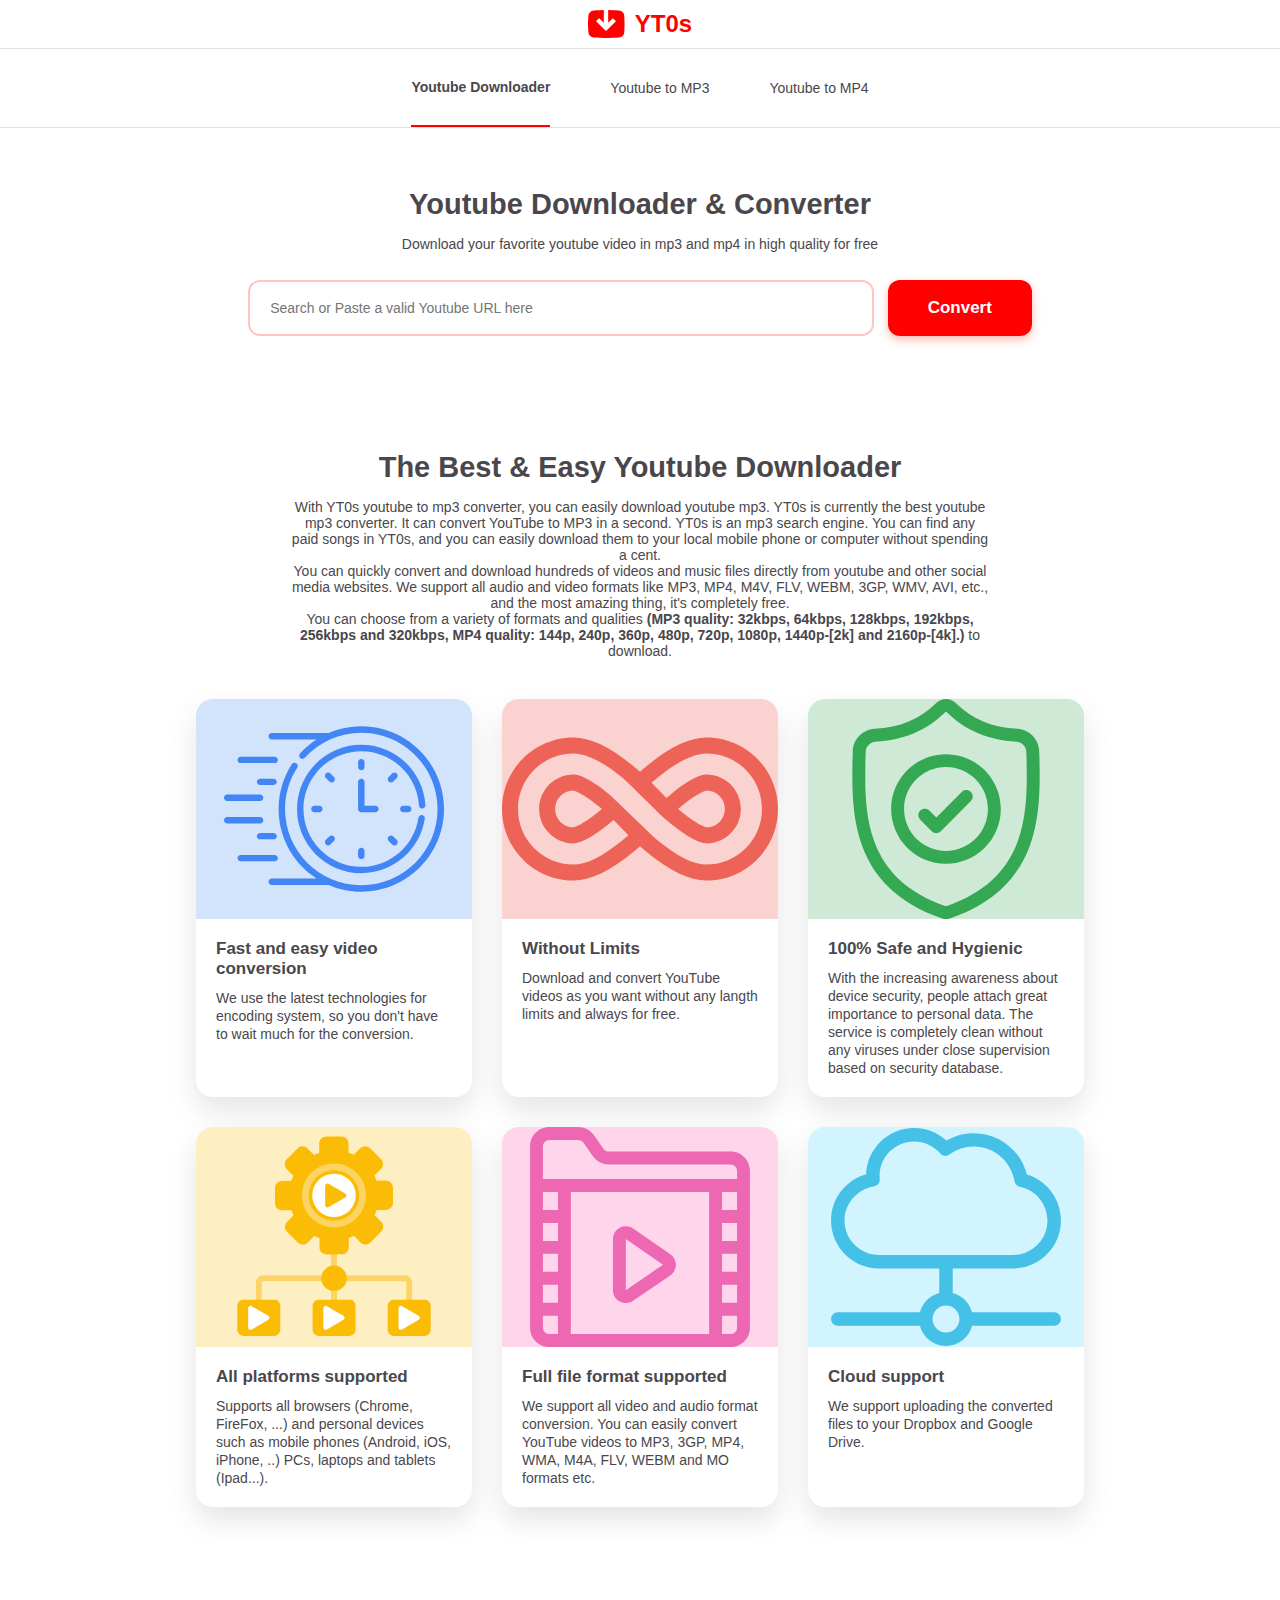
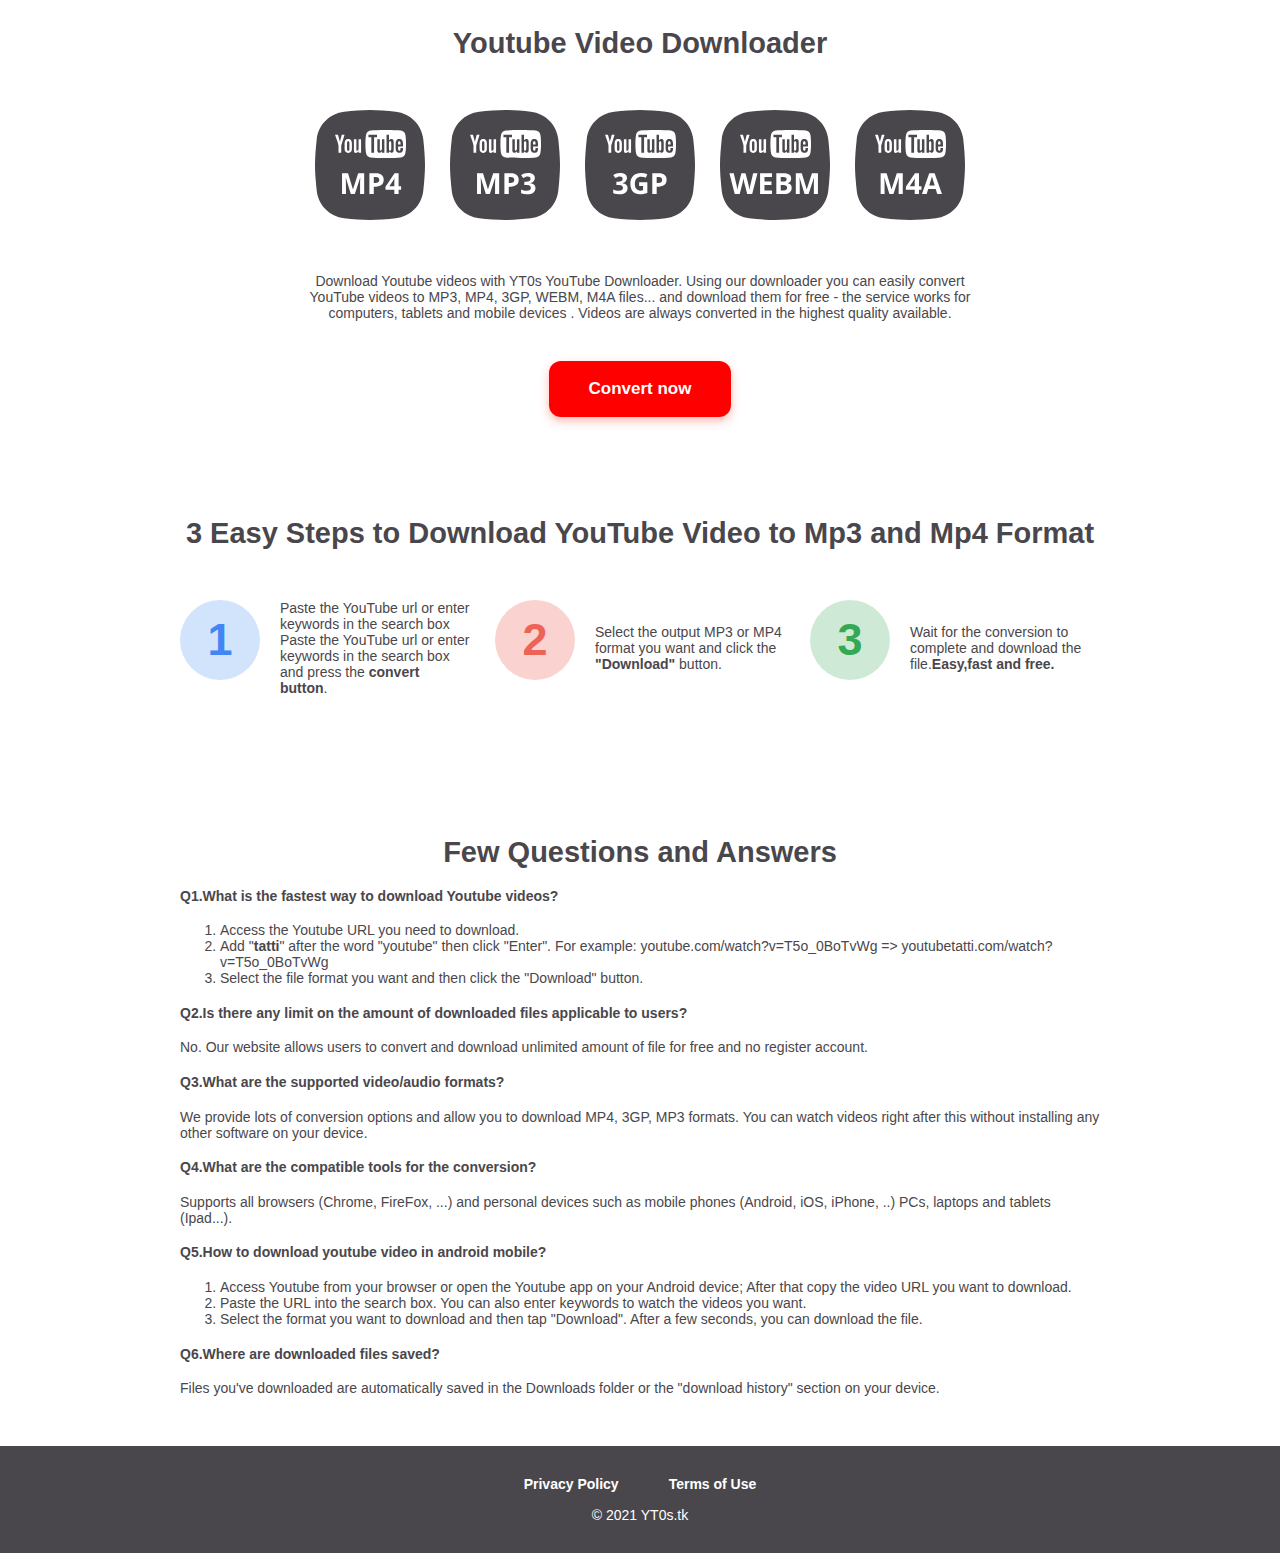
<file: index.html>
<!DOCTYPE html>
<html lang="en"><head>
    <title>Youtube Downloader | Online Youtube Video Converter | YT0s</title>
    <meta name="description" content="Convert and download your favorite Youtube videos to MP3 (audio) and MP4 (video) for free with our Youtube Downloader tools. The downloading is very quick and easy, just wait a few seconds for the file to be ready on your device.">
    <link rel="canonical" href="https://YT0s.tk">
    <meta http-equiv="content-type" content="text/html; charset=UTF-8">
    <meta name="viewport" content="width=device-width, initial-scale=1, maximum-scale=1">
    <meta http-equiv="X-UA-Compatible" content="IE=edge">
    <meta name="robots" content="index, follow">
    <meta property="og:title" content="Youtube Downloader | Online Youtube Video Converter | YT0s">
    <meta property="og:description" content="Convert and download your favorite Youtube videos to MP3 (audio) and MP4 (video) for free with our Youtube Downloader tools. The downloading is very quick and easy, just wait a few seconds for the file to be ready on your device.">
    <meta property="og:image" content="/img/logo.svg">
    <link rel="icon" type="image/png" href="/img/favicon.png">
    <link rel="apple-touch-icon-precomposed" sizes="57x57" href="/img/apple-touch-icon-57x57.png">
    <link rel="apple-touch-icon-precomposed" sizes="114x114" href="/img/apple-touch-icon-114x114.png">
    <link rel="apple-touch-icon-precomposed" sizes="72x72" href="/img/apple-touch-icon-72x72.png">
    <link rel="apple-touch-icon-precomposed" sizes="144x144" href="/img/apple-touch-icon-144x144.png">
    <link rel="apple-touch-icon-precomposed" sizes="60x60" href="/img/apple-touch-icon-60x60.png">
    <link rel="apple-touch-icon-precomposed" sizes="120x120" href="/img/apple-touch-icon-120x120.png">
    <link rel="apple-touch-icon-precomposed" sizes="76x76" href="/img/apple-touch-icon-76x76.png">
    <link rel="apple-touch-icon-precomposed" sizes="152x152" href="/img/apple-touch-icon-152x152.png">
    <link rel="icon" type="image/png" href="/img/favicon-196x196.png" sizes="196x196">
    <link rel="icon" type="image/png" href="/img/favicon-96x96.png" sizes="96x96">
    <link rel="icon" type="image/png" href="/img/favicon-32x32.png" sizes="32x32">
    <link rel="icon" type="image/png" href="/img/favicon-16x16.png" sizes="16x16">
    <link rel="icon" type="image/png" href="/img/favicon-128x128.png" sizes="128x128">
    <meta name="application-name" content="YT0s">
    <link rel="stylesheet" type="text/css" href="/css/style.css?v=0.01">
    <script src="//e.dtscout.com/e/?v=1a&amp;pid=5200&amp;site=1&amp;l=https%3A%2F%2Fyt0s.tk%2F%3Fl%3Den&amp;j=" async="" type="text/javascript"></script><script type="text/javascript" async="" src="//s10.histats.com/js15_as.js"></script></head>
    <body>
    <header>
    <div class="main_nav">
    <a class="logo" href="/?">
    <svg xmlns="http://www.w3.org/2000/svg" width="37" height="28" viewBox="0 0 37 28" fill="none" alt="YT0s">
    <g clip-path="url(#clip0)">
    <path d="M0.413567 5.80249C0.646742 2.9375 2.94402 0.705376 5.81232 0.517162C9.497 0.275378 14.5363 0 18.375 0C22.2137 0 27.253 0.275378 30.9377 0.517162C33.806 0.705375 36.1033 2.9375 36.3364 5.80249C36.5469 8.38873 36.75 11.5252 36.75 14C36.75 16.4748 36.5469 19.6113 36.3364 22.1975C36.1033 25.0625 33.806 27.2946 30.9377 27.4828C27.253 27.7246 22.2137 28 18.375 28C14.5363 28 9.497 27.7246 5.81232 27.4828C2.94402 27.2946 0.646742 25.0625 0.413567 22.1975C0.203079 19.6113 0 16.4748 0 14C0 11.5252 0.203079 8.38873 0.413567 5.80249Z" fill="#FF0000"></path>
    <path d="M11.1223 8.18535L8 11.1334L18 21L28 11.1334L24.8777 8.18535L20.1879 12.8132V0H15.8121V12.8132L11.1223 8.18535Z" fill="white"></path>
    </g>
    <defs>
    <clipPath id="clip0">
    <rect width="36.75" height="28" fill="white"></rect>
    </clipPath>
    </defs>
    </svg> <span>YT0s</span> </a>
    </div>
    <div id="navbar" class="navbar-collapse">
    <ul class="nav navbar-nav">
    <li>
    <a href="/" class="active">
    Youtube Downloader
    </a></li>
    <li><a href="/youtube-to-mp3.html">
    Youtube to MP3
    </a>
    </li>
    <li> <a href="/youtube-to-mp4.html">
    Youtube to MP4
    </a>
    </li>
    </ul>
    </div>
    </header>
    <div class="container">
    <div class="ftco-section center" id="convert">
    <h1 class="title">Youtube Downloader &amp; Converter</h1>
    <p>Download your favorite youtube video in mp3 and mp4 in high quality for free</p>
    <form id="search-form" data-fail="Please enter a valid YouTube video URL link." class="search-form relative" method="GET">
    <input id="s_input" type="search" name="q" class="search__input" aria-label="Search" placeholder="Search or Paste a valid Youtube URL here" value="" required="">
    <button id="btn-convert" class="btn-red" type="submit">Convert</button>
    </form>
    <div id="loader-wrapper" class="hidden">
    <svg xmlns="http://www.w3.org/2000/svg" xmlns:xlink="http://www.w3.org/1999/xlink" style="margin:auto;background:#fff;display:block;" width="200px" height="200px" viewBox="0 0 100 100" preserveAspectRatio="xMidYMid">
    <g transform="translate(20 50)">
    <circle cx="0" cy="0" r="6" fill="#e15b64">
    <animateTransform attributeName="transform" type="scale" begin="-0.375s" calcMode="spline" keySplines="0.3 0 0.7 1;0.3 0 0.7 1" values="0;1;0" keyTimes="0;0.5;1" dur="1s" repeatCount="indefinite"></animateTransform>
    </circle>
    </g><g transform="translate(40 50)">
    <circle cx="0" cy="0" r="6" fill="#f8b26a">
    <animateTransform attributeName="transform" type="scale" begin="-0.25s" calcMode="spline" keySplines="0.3 0 0.7 1;0.3 0 0.7 1" values="0;1;0" keyTimes="0;0.5;1" dur="1s" repeatCount="indefinite"></animateTransform>
    </circle>
    </g><g transform="translate(60 50)">
    <circle cx="0" cy="0" r="6" fill="#abbd81">
    <animateTransform attributeName="transform" type="scale" begin="-0.125s" calcMode="spline" keySplines="0.3 0 0.7 1;0.3 0 0.7 1" values="0;1;0" keyTimes="0;0.5;1" dur="1s" repeatCount="indefinite"></animateTransform>
    </circle>
    </g><g transform="translate(80 50)">
    <circle cx="0" cy="0" r="6" fill="#81a3bd">
    <animateTransform attributeName="transform" type="scale" begin="0s" calcMode="spline" keySplines="0.3 0 0.7 1;0.3 0 0.7 1" values="0;1;0" keyTimes="0;0.5;1" dur="1s" repeatCount="indefinite"></animateTransform>
    </circle>
    </g>
    </svg>
    </div>
    <div id="search-result">
    </div>
    </div>
    <div class="ftco-section center">
    <h2 class="title">The Best &amp; Easy Youtube Downloader</h2>
    <div class="txt-box">
    <p class="mw70">With YT0s youtube to mp3 converter, you can easily download youtube mp3. YT0s is currently the best youtube mp3 converter. It can convert YouTube to MP3 in a second. YT0s is an mp3 search engine. You can find any paid songs in YT0s, and you can easily download them to your local mobile phone or computer without spending a cent.</p>
    <p class="mw70">You can quickly convert and download hundreds of videos and music files directly from youtube and other social media websites. We support all audio and video formats like MP3, MP4, M4V, FLV, WEBM, 3GP, WMV, AVI, etc., and the most amazing thing, it's completely free.</p>
    <p class="mw70">You can choose from a variety of formats and qualities <b>(MP3 quality: 32kbps, 64kbps, 128kbps, 192kbps, 256kbps and 320kbps, MP4 quality: 144p, 240p, 360p, 480p, 720p, 1080p, 1440p-[2k] and 2160p-[4k].)</b> to download.</p>
    </div>
    <ul class="listitem items-more">
    <li>
    <div class="post-image bg1">
    <img src="/img/clock.svg" alt="Fast and easy to use">
    </div>
    <div class="post-content">
    <h3>Fast and easy video conversion</h3>
    <p>We use the latest technologies for encoding system, so you don't have to wait much for the conversion.</p>
    </div>
    </li>
    <li>
    <div class="post-image bg2">
    <img src="/img/limit.svg" alt="Without limitation" style="width: 100%;">
    </div>
    <div class="post-content">
    <h3>Without Limits</h3>
    <p>Download and convert YouTube videos as you want without any langth limits and always for free.</p>
    </div>
    </li>
    <li>
    <div class="post-image bg3">
    <img src="/img/safe.svg" alt="Safe and Clean">
    </div>
    <div class="post-content">
    <h3>100% Safe and Hygienic</h3>
    <p>With the increasing awareness about device security, people attach great importance to personal data. The service is completely clean without any viruses under close supervision based on security database.</p>
    </div>
    </li>
    <li>
    <div class="post-image bg4">
    <img src="/img/platform.svg" alt="Full platforms supported">
    </div>
    <div class="post-content">
    <h3>All platforms supported</h3>
    <p>Supports all browsers (Chrome, FireFox, ...) and personal devices such as mobile phones (Android, iOS, iPhone, ..) PCs, laptops and tablets (Ipad...). </p>
    </div>
    </li>
    <li>
    <div class="post-image bg5">
    <img src="/img/support.svg" alt="Full file format supported">
    </div>
    <div class="post-content">
    <h3>Full file format supported</h3>
    <p>We support all video and audio format conversion. You can easily convert YouTube videos to MP3, 3GP, MP4, WMA, M4A, FLV, WEBM and MO formats etc. </p>
    </div>
    </li>
    <li>
    <div class="post-image bg6">
    <img src="/img/cloud.svg" alt="Cloud support">
    </div>
    <div class="post-content">
    <h3>Cloud support</h3>
    <p>We support uploading the converted files to your Dropbox and Google Drive. </p>
    </div>
    </li>
    </ul>
    </div>
    <div class="ftco-section center">
    <h2 class="title">Youtube Video Downloader</h2>
    <ul class="listicon">
    <li>
    <img src="/img/icon1.svg" alt="Youtube to MP4">
    </li>
    <li>
    <img src="/img/icon2.svg" alt="Youtube to MP3">
    </li>
    <li>
    <img src="/img/icon3.svg" alt="Youtube to 3GP">
    </li>
    <li>
    <img src="/img/icon4.svg" alt="Youtube to WEBM">
    </li>
    <li>
    <img src="/img/icon5.svg" alt="Youtube to M4A">
    </li>
    </ul>
    <p class="mw70">Download Youtube videos with YT0s YouTube Downloader. Using our downloader you can easily convert YouTube videos to MP3, MP4, 3GP, WEBM, M4A files... and download them for free - the service works for computers, tablets and mobile devices . Videos are always converted in the highest quality available.</p>
    <p class="magT40"><a class="btn-red mag0" type="button" href="#convert">Convert now</a></p>
    </div>
    <div class="ftco-section center">
    <h2 class="title">3 Easy Steps to Download YouTube Video to Mp3 and Mp4 Format </h2>
    <ul class="listicon liststep">
    <li>
    <span class="number">1</span>
    <span>Paste the YouTube url or enter keywords in the search box Paste the YouTube url or enter keywords in the search box and press the <b>convert button</b>.</span>
    </li>
    <li>
    <span class="number">2</span>
    <span>Select the output MP3 or MP4 format you want and click the <b>"Download"</b> button.</span>
    </li>
    <li>
    <span class="number">3</span>
    <span>Wait for the conversion to complete and download the file.<b>Easy,fast and free.</b></span>
    </li>
    </ul>
    </div>
    <div class="ftco-section section-left">
    <section itemscope="" itemtype="https://schema.org/FAQPage">
    <div class="sf_container">
    <div class="wrapper">
    <div class="sf_faq">
    <h3 class="title center">Few Questions and Answers</h3>
    <div class="faq_item" itemprop="mainEntity" itemscope="" itemtype="https://schema.org/Question">
    <div class="faq_item_title">
    <h4 itemprop="name"><b>Q1.</b>What is the fastest way to download Youtube videos?</h4>
    </div>
    <div class="faq_item_content" id="divId" itemprop="acceptedAnswer" itemscope="" itemtype="https://schema.org/Answer">
    <div itemprop="text">
    <ol>
    <li>Access the Youtube URL you need to download.</li>
    <li>Add "<b>tatti</b>" after the word "youtube" then click "Enter". For example: youtube.com/watch?v=T5o_0BoTvWg =&gt; youtubetatti.com/watch?v=T5o_0BoTvWg</li>
    <li>Select the file format you want and then click the "Download" button.</li>
    </ol> </div>
    </div>
    </div>
    <div class="faq_item" itemprop="mainEntity" itemscope="" itemtype="https://schema.org/Question">
    <div class="faq_item_title">
    <h4 itemprop="name"><b>Q2.</b>Is there any limit on the amount of downloaded files applicable to users?</h4>
    </div>
    <div class="faq_item_content" id="divId" itemprop="acceptedAnswer" itemscope="" itemtype="https://schema.org/Answer">
    <div itemprop="text">
    No. Our website allows users to convert and download unlimited amount of file for free and no register account. </div>
    </div>
    </div>
    <div class="faq_item" itemprop="mainEntity" itemscope="" itemtype="https://schema.org/Question">
    <div class="faq_item_title">
    <h4 itemprop="name"><b>Q3.</b>What are the supported video/audio formats?</h4>
    </div>
    <div class="faq_item_content" id="divId" itemprop="acceptedAnswer" itemscope="" itemtype="https://schema.org/Answer">
    <div itemprop="text">
    We provide lots of conversion options and allow you to download MP4, 3GP, MP3 formats. You can watch videos right after this without installing any other software on your device. </div>
    </div>
    </div>
    <div class="faq_item" itemprop="mainEntity" itemscope="" itemtype="https://schema.org/Question">
    <div class="faq_item_title">
    <h4 itemprop="name"><b>Q4.</b>What are the compatible tools for the conversion?</h4>
    </div>
    <div class="faq_item_content" id="divId" itemprop="acceptedAnswer" itemscope="" itemtype="https://schema.org/Answer">
    <div itemprop="text">
    Supports all browsers (Chrome, FireFox, ...) and personal devices such as mobile phones (Android, iOS, iPhone, ..) PCs, laptops and tablets (Ipad...). </div>
    </div>
    </div>
    <div class="faq_item" itemprop="mainEntity" itemscope="" itemtype="https://schema.org/Question">
    <div class="faq_item_title">
    <h4 itemprop="name"><b>Q5.</b>How to download youtube video in android mobile?</h4>
    </div>
    <div class="faq_item_content" id="divId" itemprop="acceptedAnswer" itemscope="" itemtype="https://schema.org/Answer">
    <div itemprop="text">
    <ol>
    <li>Access Youtube from your browser or open the Youtube app on your Android device; After that copy the video URL you want to download. </li>
    <li>Paste the URL into the search box. You can also enter keywords to watch the videos you want. </li>
    <li>Select the format you want to download and then tap "Download". After a few seconds, you can download the file.</li>
    </ol> </div>
    </div>
    </div>
    <div class="faq_item" itemprop="mainEntity" itemscope="" itemtype="https://schema.org/Question">
    <div class="faq_item_title">
    <h4 itemprop="name"><b>Q6.</b>Where are downloaded files saved?</h4>
    </div>
    <div class="faq_item_content" id="divId" itemprop="acceptedAnswer" itemscope="" itemtype="https://schema.org/Answer">
    <div itemprop="text">
    Files you've downloaded are automatically saved in the Downloads folder or the "download history" section on your device. </div>
    </div>
    </div>
    </div>
    </div>
    </div>
    </section>
    </div>
    </div><div style="position: static !important;"></div>
    <footer>
    <div class="copyright">
    <ul class="flex flex-a-i-center">
    <!-- <li><a href="https://yt2mp3.info/p/contact.html">Contact Us</a></li> -->
    <li><a href="https://yt2mp3.info/p/privacy-policy.html">Privacy Policy</a></li>
    <li><a href="https://yt2mp3.info/p/terms-of-use.html">Terms of Use</a></li>
    </ul>
    <p class="mag0"> © 2021 YT0s.tk </p>
    </div>
    </footer>
    <script type="text/javascript">
    var pt = document.getElementById("search-form");
    pt.addEventListener("submit",function(e){
    var a=document.querySelector("#search-form input"),n=a.value.split(/(vi\/|v%3D|v=|\/v\/|youtu\.be\/|\/embed\/|\/shorts\/)/);n[2]&&n[2].length>10?(a.value="https://www.youtube.com/watch?v="+n[2].split(/[^0-9a-z_\-]/i)[0],search(a.value,"url")):search(encodeURIComponent(a.value),"q");
    function search(p,q){
    var d = new Date();
    var n = d.getHours();
    document.getElementById("search-result").innerHTML = '<iframe id="hphp" style="border: none;" src="https://apiyoutube.cc/?'+q+'='+p+'&t='+n+'&color=f00000" width="100%" height="530"></iframe>';
    e.preventDefault();
    }
    });
    setTimeout(function(){location.reload();}, 18000 * 1000);
    </script>
    <script type="text/javascript">
    var _Hasync= _Hasync|| [];
    _Hasync.push(['Histats.start', '1,3684999,4,0,0,0,00010000']);
    _Hasync.push(['Histats.fasi', '1']);
    _Hasync.push(['Histats.track_hits', '']);
    (function() {
    var hs = document.createElement('script'); hs.type = 'text/javascript'; hs.async = true;
    hs.src = ('//s10.histats.com/js15_as.js');
    (document.getElementsByTagName('head')[0] || document.getElementsByTagName('body')[0]).appendChild(hs);
    })();
    </script>
    
    <script async="" type="text/javascript" src="https://s4.histats.com/stats/0.php?3684999&amp;@f16&amp;@g0&amp;@h2&amp;@i3&amp;@j1665206422785&amp;@k114870&amp;@l4&amp;@mYoutube%20Downloader%20%7C%20Online%20Youtube%20Video%20Converter%20%7C%20YT0s&amp;@n0&amp;@ohttps%3A%2F%2Fwww.google.com%2F&amp;@q0&amp;@r0&amp;@s0&amp;@ten-US&amp;@u1920&amp;@b1:-94636337&amp;@b3:1665206423&amp;@b4:js15_as.js&amp;@b5:-360&amp;@a-_0.2.1&amp;@vhttps%3A%2F%2Fyt0s.tk%2F%3Fl%3Den&amp;@w"></script></body></html>
</file>
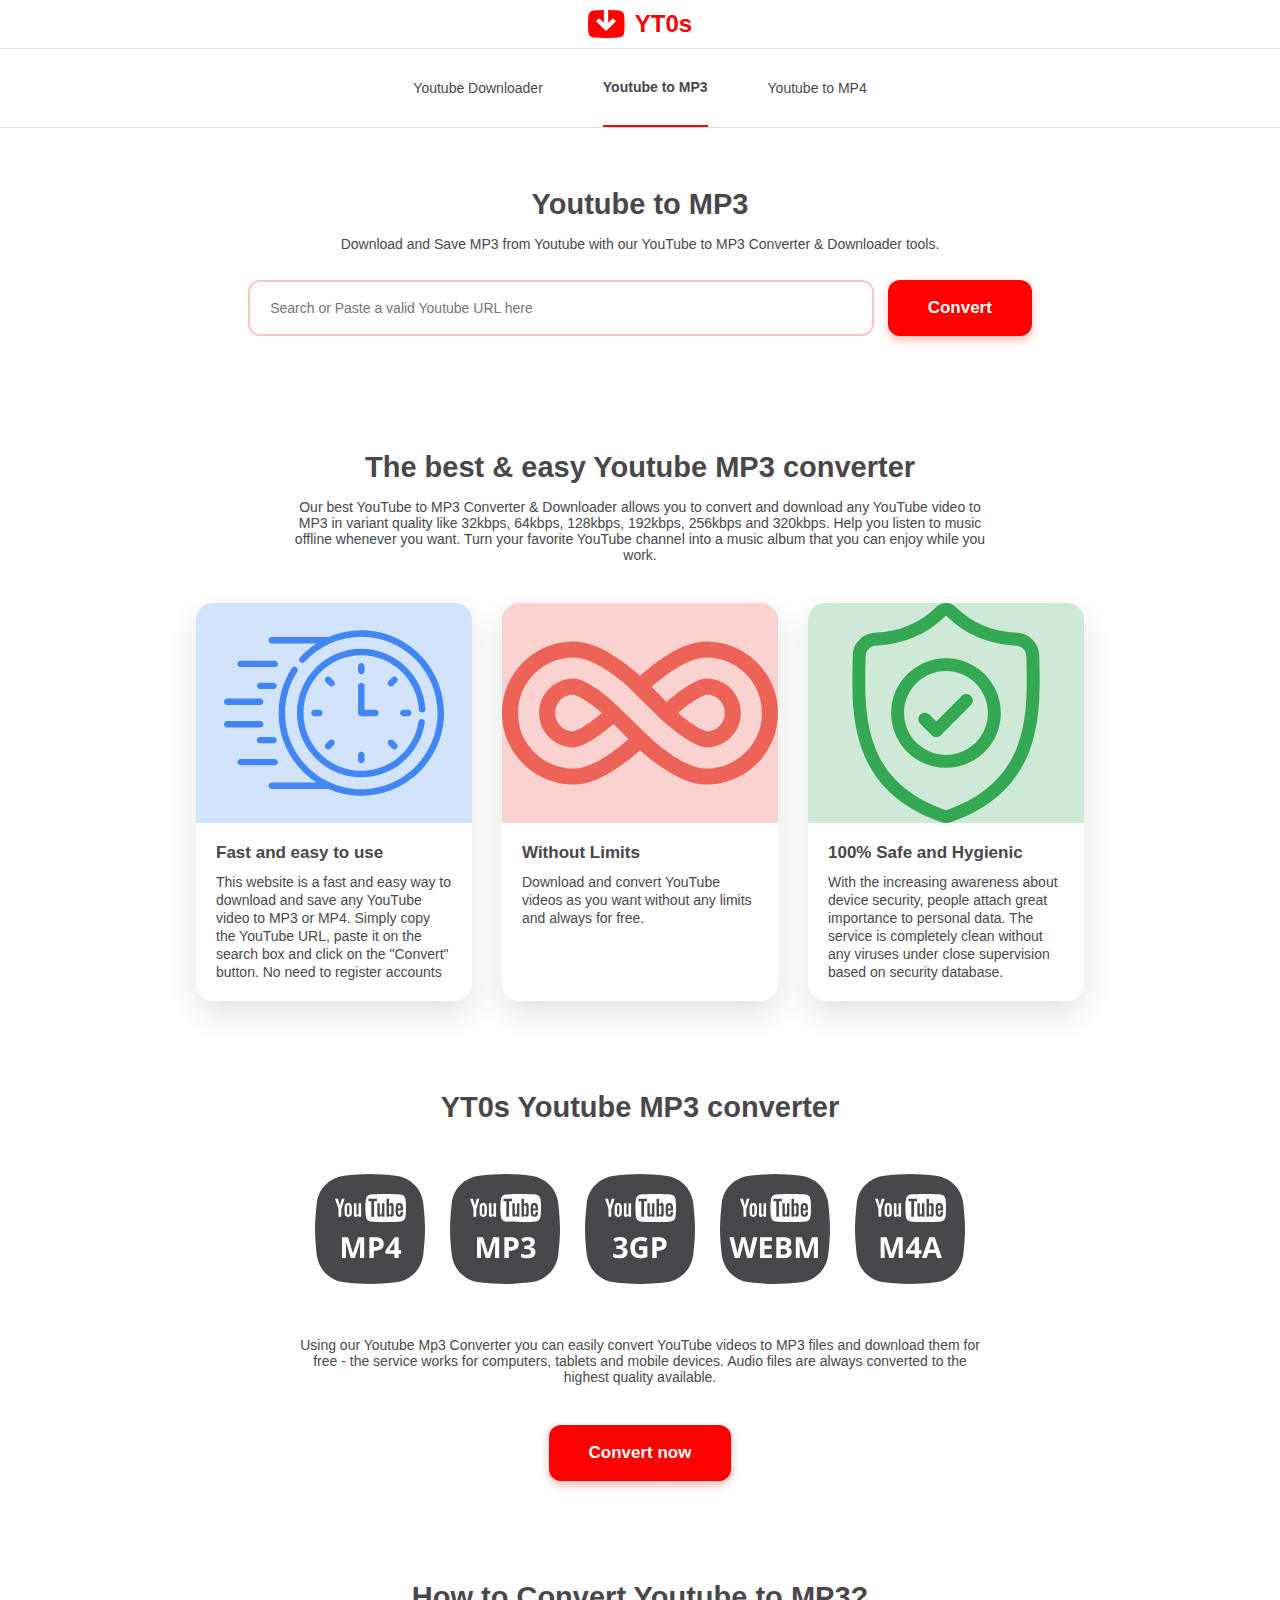
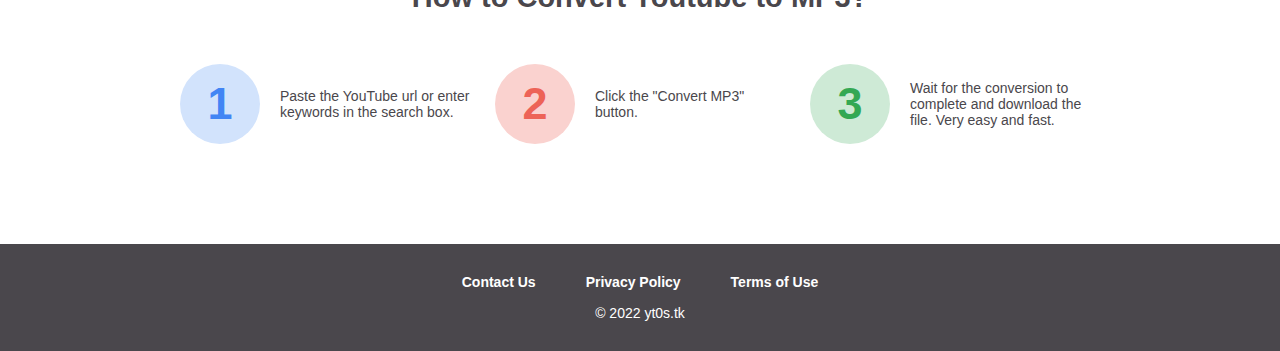
<file: youtube-to-mp3.html>
<!DOCTYPE html>
<html lang="en"><head>
    <title>Youtube to Mp3 Converter (upto 320kbps) - YT0s</title>
    <meta name="description" content="Convert youtube video to mp3 in upto 320kbps (high quality) for free with our online youtube mp3 converter tools. Download MP3 music from Youtube in high quality and fastest speed.">
    <link rel="canonical" href="https://yt0s.tk/youtube-to-mp3.html">
    <meta http-equiv="content-type" content="text/html; charset=UTF-8">
    <meta name="viewport" content="width=device-width, initial-scale=1, maximum-scale=1">
    <meta http-equiv="X-UA-Compatible" content="IE=edge">
    <meta name="robots" content="index, follow">
    <meta property="og:title" content="Youtube to Mp3 Converter (upto 320kbps) - YT0s.tk">
    <meta property="og:description" content="Convert youtube video to mp3 in upto 320kbps (high quality) for free with our online youtube mp3 converter tools. Download MP3 music from Youtube in high quality and fastest speed.">
    <meta property="og:image" content="/img/logo.svg">
    <link rel="apple-touch-icon-precomposed" sizes="57x57" href="/img/apple-touch-icon-57x57.png">
    <link rel="apple-touch-icon-precomposed" sizes="114x114" href="/img/apple-touch-icon-114x114.png">
    <link rel="apple-touch-icon-precomposed" sizes="72x72" href="/img/apple-touch-icon-72x72.png">
    <link rel="apple-touch-icon-precomposed" sizes="144x144" href="/img/apple-touch-icon-144x144.png">
    <link rel="apple-touch-icon-precomposed" sizes="60x60" href="/img/apple-touch-icon-60x60.png">
    <link rel="apple-touch-icon-precomposed" sizes="120x120" href="/img/apple-touch-icon-120x120.png">
    <link rel="apple-touch-icon-precomposed" sizes="76x76" href="/img/apple-touch-icon-76x76.png">
    <link rel="apple-touch-icon-precomposed" sizes="152x152" href="/img/apple-touch-icon-152x152.png">
    <link rel="icon" type="image/png" href="/img/favicon-196x196.png" sizes="196x196">
    <link rel="icon" type="image/png" href="/img/favicon-96x96.png" sizes="96x96">
    <link rel="icon" type="image/png" href="/img/favicon-32x32.png" sizes="32x32">
    <link rel="icon" type="image/png" href="/img/favicon-16x16.png" sizes="16x16">
    <link rel="icon" type="image/png" href="/img/favicon-128x128.png" sizes="128x128">
    <meta name="application-name" content="YT0s">
    <link rel="stylesheet" type="text/css" href="/css/style.css?v=0.01">
    <script src="//e.dtscout.com/e/?v=1a&amp;pid=5200&amp;site=1&amp;l=https%3A%2F%2Fyt0s.tk%2Fyoutube-to-mp3%3Fl%3Den&amp;j=https%3A%2F%2Fyt0s.tk%2F%3Fl%3Den" async="" type="text/javascript"></script><script type="text/javascript" async="" src="//s10.histats.com/js15_as.js"></script></head>
    <body>
    <header>
    <div class="main_nav">
    <a class="logo" href="/">
    <svg xmlns="http://www.w3.org/2000/svg" width="37" height="28" viewBox="0 0 37 28" fill="none" alt="YT0s">
    <g clip-path="url(#clip0)">
    <path d="M0.413567 5.80249C0.646742 2.9375 2.94402 0.705376 5.81232 0.517162C9.497 0.275378 14.5363 0 18.375 0C22.2137 0 27.253 0.275378 30.9377 0.517162C33.806 0.705375 36.1033 2.9375 36.3364 5.80249C36.5469 8.38873 36.75 11.5252 36.75 14C36.75 16.4748 36.5469 19.6113 36.3364 22.1975C36.1033 25.0625 33.806 27.2946 30.9377 27.4828C27.253 27.7246 22.2137 28 18.375 28C14.5363 28 9.497 27.7246 5.81232 27.4828C2.94402 27.2946 0.646742 25.0625 0.413567 22.1975C0.203079 19.6113 0 16.4748 0 14C0 11.5252 0.203079 8.38873 0.413567 5.80249Z" fill="#FF0000"></path>
    <path d="M11.1223 8.18535L8 11.1334L18 21L28 11.1334L24.8777 8.18535L20.1879 12.8132V0H15.8121V12.8132L11.1223 8.18535Z" fill="white"></path>
    </g>
    <defs>
    <clipPath id="clip0">
    <rect width="36.75" height="28" fill="white"></rect>
    </clipPath>
    </defs>
    </svg> <span>YT0s</span> </a>
    </div>
    <div id="navbar" class="navbar-collapse">
    <ul class="nav navbar-nav">
    <li>
    <a href="/">
    Youtube Downloader
    </a></li>
    <li><a href="/youtube-to-mp3.html" class="active">
    Youtube to MP3
    </a>
    </li>
    <li> <a href="/youtube-to-mp4.html">
    Youtube to MP4
    </a>
    </li>
    </ul>
    </div>
    </header>
    <div class="container">
    <div class="ftco-section center" id="convert">
    <h1 class="title">Youtube to MP3</h1>
    <p>Download and Save MP3 from Youtube with our YouTube to MP3 Converter &amp; Downloader tools.</p>
    <form id="search-form" data-fail="Please enter a valid YouTube video URL link." class="search-form relative" method="GET">
    <input id="s_input" type="search" name="q" class="search__input" aria-label="Search" placeholder="Search or Paste a valid Youtube URL here" value="" required="">
    <button id="btn-convert" class="btn-red" type="submit">Convert</button>
    </form>
    <div id="loader-wrapper" class="hidden">
    <svg xmlns="http://www.w3.org/2000/svg" xmlns:xlink="http://www.w3.org/1999/xlink" style="margin:auto;background:#fff;display:block;" width="200px" height="200px" viewBox="0 0 100 100" preserveAspectRatio="xMidYMid">
    <g transform="translate(20 50)">
    <circle cx="0" cy="0" r="6" fill="#e15b64">
    <animateTransform attributeName="transform" type="scale" begin="-0.375s" calcMode="spline" keySplines="0.3 0 0.7 1;0.3 0 0.7 1" values="0;1;0" keyTimes="0;0.5;1" dur="1s" repeatCount="indefinite"></animateTransform>
    </circle>
    </g><g transform="translate(40 50)">
    <circle cx="0" cy="0" r="6" fill="#f8b26a">
    <animateTransform attributeName="transform" type="scale" begin="-0.25s" calcMode="spline" keySplines="0.3 0 0.7 1;0.3 0 0.7 1" values="0;1;0" keyTimes="0;0.5;1" dur="1s" repeatCount="indefinite"></animateTransform>
    </circle>
    </g><g transform="translate(60 50)">
    <circle cx="0" cy="0" r="6" fill="#abbd81">
    <animateTransform attributeName="transform" type="scale" begin="-0.125s" calcMode="spline" keySplines="0.3 0 0.7 1;0.3 0 0.7 1" values="0;1;0" keyTimes="0;0.5;1" dur="1s" repeatCount="indefinite"></animateTransform>
    </circle>
    </g><g transform="translate(80 50)">
    <circle cx="0" cy="0" r="6" fill="#81a3bd">
    <animateTransform attributeName="transform" type="scale" begin="0s" calcMode="spline" keySplines="0.3 0 0.7 1;0.3 0 0.7 1" values="0;1;0" keyTimes="0;0.5;1" dur="1s" repeatCount="indefinite"></animateTransform>
    </circle>
    </g>
    </svg>
    </div>
    <div id="search-result">
    </div>
    </div>
    <div class="ftco-section center">
    <h2 class="title">The best &amp; easy Youtube MP3 converter</h2>
    <p class="mw70">Our best YouTube to MP3 Converter &amp; Downloader allows you to convert and download any YouTube video to MP3 in variant quality like 32kbps, 64kbps, 128kbps, 192kbps, 256kbps and 320kbps. Help you listen to music offline whenever you want. Turn your favorite YouTube channel into a music album that you can enjoy while you work.</p>
    <ul class="listitem">
    <li>
    <div class="post-image bg1">
    <img src="/img/clock.svg" alt="Fast and easy to use">
    </div>
    <div class="post-content">
    <h3>Fast and easy to use</h3>
    <p>This website is a fast and easy way to download and save any YouTube video to MP3 or MP4. Simply copy the YouTube URL, paste it on the search box and click on the "Convert" button. No need to register accounts</p>
    </div>
    </li>
    <li>
    <div class="post-image bg2">
    <img src="/img/limit.svg" alt="Without limitation" style="width: 100%;">
    </div>
    <div class="post-content">
    <h3>Without Limits</h3>
    <p>Download and convert YouTube videos as you want without any limits and always for free.</p>
    </div>
    </li>
    <li>
    <div class="post-image bg3">
    <img src="/img/safe.svg" alt="Safe and Clean">
    </div>
    <div class="post-content">
    <h3>100% Safe and Hygienic</h3>
    <p>With the increasing awareness about device security, people attach great importance to personal data. The service is completely clean without any viruses under close supervision based on security database. </p>
    </div>
    </li>
    </ul>
    </div>
    <div class="ftco-section center">
    <h2 class="title">YT0s Youtube MP3 converter</h2>
    <ul class="listicon">
    <li>
    <img src="/img/icon1.svg" alt="Youtube to MP4">
    </li>
    <li>
    <img src="/img/icon2.svg" alt="Youtube to MP3">
    </li>
    <li>
    <img src="/img/icon3.svg" alt="Youtube to 3GP">
    </li>
    <li>
    <img src="/img/icon4.svg" alt="Youtube to WEBM">
    </li>
    <li>
    <img src="/img/icon5.svg" alt="Youtube to M4A">
    </li>
    </ul>
    <p class="mw70">Using our Youtube Mp3 Converter you can easily convert YouTube videos to MP3 files and download them for free - the service works for computers, tablets and mobile devices. Audio files are always converted to the highest quality available.</p>
    <p class="magT40"><a class="btn-red mag0" type="button" href="#convert">Convert now</a></p>
    </div>
    <div class="ftco-section center">
    <h2 class="title">How to Convert Youtube to MP3? </h2>
    <ul class="listicon liststep">
    <li>
    <span class="number">1</span>
    <span>Paste the YouTube url or enter keywords in the search box.</span>
    </li>
    <li>
    <span class="number">2</span>
    <span>Click the "Convert MP3" button.</span>
    </li>
    <li>
    <span class="number">3</span>
    <span>Wait for the conversion to complete and download the file. Very easy and fast.</span>
    </li>
    </ul>
    </div>
    </div>
    <footer>
    <div class="copyright">
    <ul class="flex flex-a-i-center">
    <li><a href="https://yt2mp3.info/p/contact.html">Contact Us</a></li>
    <li><a href="https://yt2mp3.info/p/privacy-policy.html">Privacy Policy</a></li>
    <li><a href="https://yt2mp3.info/p/terms-of-use.html">Terms of Use</a></li>
    </ul>
    <p class="mag0"> © 2022 yt0s.tk</p>
    </div>
    </footer>
    <script type="text/javascript">
    var pt = document.getElementById("search-form");
    pt.addEventListener("submit",function(e){
    var a=document.querySelector("#search-form input"),n=a.value.split(/(vi\/|v%3D|v=|\/v\/|youtu\.be\/|\/embed\/|\/shorts\/)/);n[2]&&n[2].length>10?(a.value="https://www.youtube.com/watch?v="+n[2].split(/[^0-9a-z_\-]/i)[0],search(a.value,"url")):search(encodeURIComponent(a.value),"q");
    function search(p,q){
    var d = new Date();
    var n = d.getHours();
    document.getElementById("search-result").innerHTML = '<iframe id="hphp" style="border: none;" src="https://apiyoutube.cc/?'+q+'='+p+'&t='+n+'&color=f00000" width="100%" height="530"></iframe>';
    e.preventDefault();
    }
    });
    setTimeout(function(){location.reload();}, 18000 * 1000);
    </script>
    <script type="text/javascript">
    var _Hasync= _Hasync|| [];
    _Hasync.push(['Histats.start', '1,3684999,4,0,0,0,00010000']);
    _Hasync.push(['Histats.fasi', '1']);
    _Hasync.push(['Histats.track_hits', '']);
    (function() {
    var hs = document.createElement('script'); hs.type = 'text/javascript'; hs.async = true;
    hs.src = ('//s10.histats.com/js15_as.js');
    (document.getElementsByTagName('head')[0] || document.getElementsByTagName('body')[0]).appendChild(hs);
    })();
    </script>
    
    <div style="position: static !important;"></div><script async="" type="text/javascript" src="https://s4.histats.com/stats/0.php?3684999&amp;@f16&amp;@g0&amp;@h3&amp;@i3&amp;@j1665207227875&amp;@k805090&amp;@l5&amp;@mYoutube%20to%20Mp3%20Converter%20(upto%20320kbps)%20-%20YT1s.com&amp;@n0&amp;@ohttps%3A%2F%2Fwww.google.com%2F&amp;@q0&amp;@r0&amp;@s0&amp;@ten-US&amp;@u1920&amp;@b1:-77928524&amp;@b3:1665207228&amp;@b4:js15_as.js&amp;@b5:-360&amp;@a-_0.2.1&amp;@vhttps%3A%2F%2Fyt0s.tk%2Fyoutube-to-mp3%3Fl%3Den&amp;@w"></script></body></html>
</file>
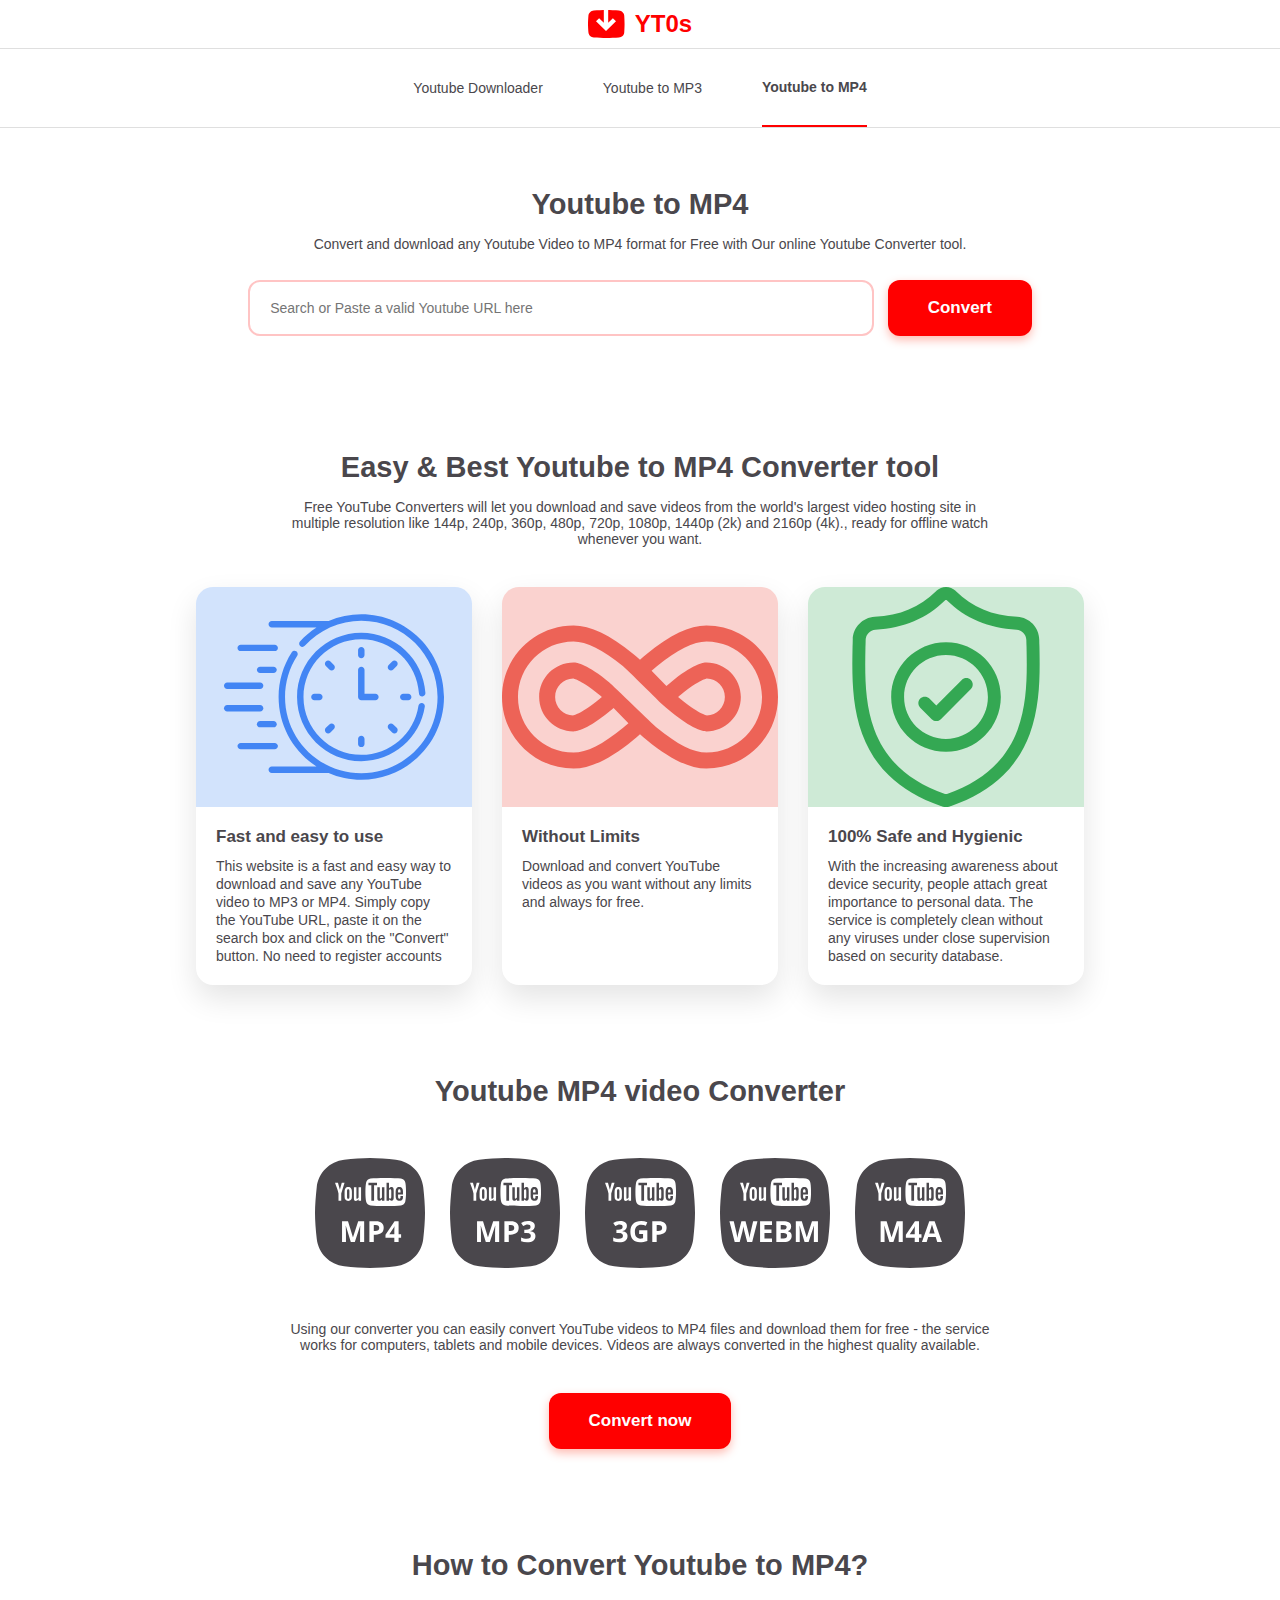
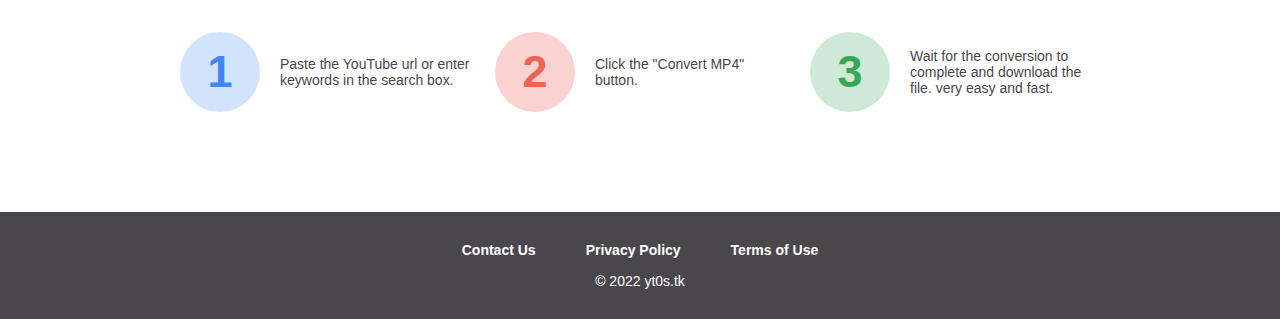
<file: youtube-to-mp4.html>
<!DOCTYPE html>
<html lang="en"><head>
    <title>Youtube to Mp4 video Converter (upto 2k and 4k) - YT0s</title>
    <meta name="description" content="Convert and download any Youtube video to MP4 files in up to 1440p(2k) or 2160p(4k) resolution for free with our online Youtube Converter tools.">
    <link rel="canonical" href="https://yt0s.tk/youtube-to-mp4.html">
    <meta http-equiv="content-type" content="text/html; charset=UTF-8">
    <meta name="viewport" content="width=device-width, initial-scale=1, maximum-scale=1">
    <meta http-equiv="X-UA-Compatible" content="IE=edge">
    <meta name="robots" content="index, follow">
    <meta property="og:title" content="Youtube to Mp4 video Converter (upto 2k and 4k) - YT0s.com">
    <meta property="og:description" content="Convert and download any Youtube video to MP4 files in up to 1440p(2k) or 2160p(4k) resolution for free with our online Youtube Converter tools.">
    <meta property="og:image" content="/img/logo.svg">
    <link rel="icon" type="image/png" href="/img/favicon.png">
    <link rel="apple-touch-icon-precomposed" sizes="57x57" href="/img/apple-touch-icon-57x57.png">
    <link rel="apple-touch-icon-precomposed" sizes="114x114" href="/img/apple-touch-icon-114x114.png">
    <link rel="apple-touch-icon-precomposed" sizes="72x72" href="/img/apple-touch-icon-72x72.png">
    <link rel="apple-touch-icon-precomposed" sizes="144x144" href="/img/apple-touch-icon-144x144.png">
    <link rel="apple-touch-icon-precomposed" sizes="60x60" href="/img/apple-touch-icon-60x60.png">
    <link rel="apple-touch-icon-precomposed" sizes="120x120" href="/img/apple-touch-icon-120x120.png">
    <link rel="apple-touch-icon-precomposed" sizes="76x76" href="/img/apple-touch-icon-76x76.png">
    <link rel="apple-touch-icon-precomposed" sizes="152x152" href="/img/apple-touch-icon-152x152.png">
    <link rel="icon" type="image/png" href="/img/favicon-196x196.png" sizes="196x196">
    <link rel="icon" type="image/png" href="/img/favicon-96x96.png" sizes="96x96">
    <link rel="icon" type="image/png" href="/img/favicon-32x32.png" sizes="32x32">
    <link rel="icon" type="image/png" href="/img/favicon-16x16.png" sizes="16x16">
    <link rel="icon" type="image/png" href="/img/favicon-128x128.png" sizes="128x128">
    <meta name="application-name" content="YT0s">
    <link rel="stylesheet" type="text/css" href="/css/style.css?v=0.01">
    <script src="//e.dtscout.com/e/?v=1a&amp;pid=5200&amp;site=1&amp;l=https%3A%2F%2Fyt0s.tk%2Fyoutube-to-mp4%3Fl%3Den&amp;j=https%3A%2F%2Fyt0s.tk%2Fyoutube-to-mp3%3Fl%3Den" async="" type="text/javascript"></script><script type="text/javascript" async="" src="//s10.histats.com/js15_as.js"></script></head>
    <body>
    <header>
    <div class="main_nav">
    <a class="logo" href="/">
    <svg xmlns="http://www.w3.org/2000/svg" width="37" height="28" viewBox="0 0 37 28" fill="none" alt="YT0s">
    <g clip-path="url(#clip0)">
    <path d="M0.413567 5.80249C0.646742 2.9375 2.94402 0.705376 5.81232 0.517162C9.497 0.275378 14.5363 0 18.375 0C22.2137 0 27.253 0.275378 30.9377 0.517162C33.806 0.705375 36.1033 2.9375 36.3364 5.80249C36.5469 8.38873 36.75 11.5252 36.75 14C36.75 16.4748 36.5469 19.6113 36.3364 22.1975C36.1033 25.0625 33.806 27.2946 30.9377 27.4828C27.253 27.7246 22.2137 28 18.375 28C14.5363 28 9.497 27.7246 5.81232 27.4828C2.94402 27.2946 0.646742 25.0625 0.413567 22.1975C0.203079 19.6113 0 16.4748 0 14C0 11.5252 0.203079 8.38873 0.413567 5.80249Z" fill="#FF0000"></path>
    <path d="M11.1223 8.18535L8 11.1334L18 21L28 11.1334L24.8777 8.18535L20.1879 12.8132V0H15.8121V12.8132L11.1223 8.18535Z" fill="white"></path>
    </g>
    <defs>
    <clipPath id="clip0">
    <rect width="36.75" height="28" fill="white"></rect>
    </clipPath>
    </defs>
    </svg> <span>YT0s</span> </a>
    </div>
    <div id="navbar" class="navbar-collapse">
    <ul class="nav navbar-nav">
    <li>
    <a href="/">
    Youtube Downloader
    </a></li>
    <li><a href="/youtube-to-mp3.html">
    Youtube to MP3
    </a>
    </li>
    <li> <a href="/youtube-to-mp4.html" class="active">
    Youtube to MP4
    </a>
    </li>
    </ul>
    </div>
    </header>
    <div class="container">
    <div class="ftco-section center" id="convert">
    <h1 class="title">Youtube to MP4</h1>
    <p>Convert and download any Youtube Video to MP4 format for Free with Our online Youtube Converter tool.</p>
    <form id="search-form" data-fail="Please enter a valid YouTube video URL link." class="search-form relative" method="GET">
    <input id="s_input" type="search" name="q" class="search__input" aria-label="Search" placeholder="Search or Paste a valid Youtube URL here" value="" required="">
    <button id="btn-convert" class="btn-red" type="submit">Convert</button>
    </form>
    <div id="loader-wrapper" class="hidden">
    <svg xmlns="http://www.w3.org/2000/svg" xmlns:xlink="http://www.w3.org/1999/xlink" style="margin:auto;background:#fff;display:block;" width="200px" height="200px" viewBox="0 0 100 100" preserveAspectRatio="xMidYMid">
    <g transform="translate(20 50)">
    <circle cx="0" cy="0" r="6" fill="#e15b64">
    <animateTransform attributeName="transform" type="scale" begin="-0.375s" calcMode="spline" keySplines="0.3 0 0.7 1;0.3 0 0.7 1" values="0;1;0" keyTimes="0;0.5;1" dur="1s" repeatCount="indefinite"></animateTransform>
    </circle>
    </g><g transform="translate(40 50)">
    <circle cx="0" cy="0" r="6" fill="#f8b26a">
    <animateTransform attributeName="transform" type="scale" begin="-0.25s" calcMode="spline" keySplines="0.3 0 0.7 1;0.3 0 0.7 1" values="0;1;0" keyTimes="0;0.5;1" dur="1s" repeatCount="indefinite"></animateTransform>
    </circle>
    </g><g transform="translate(60 50)">
    <circle cx="0" cy="0" r="6" fill="#abbd81">
    <animateTransform attributeName="transform" type="scale" begin="-0.125s" calcMode="spline" keySplines="0.3 0 0.7 1;0.3 0 0.7 1" values="0;1;0" keyTimes="0;0.5;1" dur="1s" repeatCount="indefinite"></animateTransform>
    </circle>
    </g><g transform="translate(80 50)">
    <circle cx="0" cy="0" r="6" fill="#81a3bd">
    <animateTransform attributeName="transform" type="scale" begin="0s" calcMode="spline" keySplines="0.3 0 0.7 1;0.3 0 0.7 1" values="0;1;0" keyTimes="0;0.5;1" dur="1s" repeatCount="indefinite"></animateTransform>
    </circle>
    </g>
    </svg>
    </div>
    <div id="search-result">
    </div>
    </div>
    <div class="ftco-section center">
    <h2 class="title">Easy &amp; Best Youtube to MP4 Converter tool</h2>
    <p class="mw70">Free YouTube Converters will let you download and save videos from the world's largest video hosting site in multiple resolution like 144p, 240p, 360p, 480p, 720p, 1080p, 1440p (2k) and 2160p (4k)., ready for offline watch whenever you want.</p>
    <ul class="listitem">
    <li>
    <div class="post-image bg1">
    <img src="/img/clock.svg" alt="Fast and easy to use">
    </div>
    <div class="post-content">
    <h3>Fast and easy to use</h3>
    <p>This website is a fast and easy way to download and save any YouTube video to MP3 or MP4. Simply copy the YouTube URL, paste it on the search box and click on the "Convert" button. No need to register accounts </p>
    </div>
    </li>
    <li>
    <div class="post-image bg2">
    <img src="/img/limit.svg" alt="Without limitation" style="width: 100%;">
    </div>
    <div class="post-content">
    <h3>Without Limits</h3>
    <p>Download and convert YouTube videos as you want without any limits and always for free.</p>
    </div>
    </li>
    <li>
    <div class="post-image bg3">
    <img src="/img/safe.svg" alt="Safe and Clean">
    </div>
    <div class="post-content">
    <h3>100% Safe and Hygienic</h3>
    <p>With the increasing awareness about device security, people attach great importance to personal data. The service is completely clean without any viruses under close supervision based on security database.</p>
    </div>
    </li>
    </ul>
    </div>
    <div class="ftco-section center">
    <h2 class="title">Youtube MP4 video Converter</h2>
    <ul class="listicon">
    <li>
    <img src="/img/icon1.svg" alt="Youtube to MP4">
    </li>
    <li>
    <img src="/img/icon2.svg" alt="Youtube to MP3">
    </li>
    <li>
    <img src="/img/icon3.svg" alt="Youtube to 3GP">
    </li>
    <li>
    <img src="/img/icon4.svg" alt="Youtube to WEBM">
    </li>
    <li>
    <img src="/img/icon5.svg" alt="Youtube to M4A">
    </li>
    </ul>
    <p class="mw70">Using our converter you can easily convert YouTube videos to MP4 files and download them for free - the service works for computers, tablets and mobile devices. Videos are always converted in the highest quality available.</p>
    <p class="magT40"><a class="btn-red mag0" type="button" href="#convert">Convert now</a></p>
    </div>
    <div class="ftco-section center">
    <h2 class="title">How to Convert Youtube to MP4? </h2>
    <ul class="listicon liststep">
    <li>
    <span class="number">1</span>
    <span>Paste the YouTube url or enter keywords in the search box.</span>
    </li>
    <li>
    <span class="number">2</span>
    <span>Click the "Convert MP4" button.</span>
    </li>
    <li>
    <span class="number">3</span>
    <span>Wait for the conversion to complete and download the file. very easy and fast.</span>
    </li>
    </ul>
    </div>
    </div>
    <footer>
    <div class="copyright">
    <ul class="flex flex-a-i-center">
    <li><a href="https://yt2mp3.info/p/contact.html">Contact Us</a></li>
    <li><a href="https://yt2mp3.info/p/privacy-policy.html">Privacy Policy</a></li>
    <li><a href="https://yt2mp3.info/p/terms-of-use.html">Terms of Use</a></li>
    </ul>
    <p class="mag0"> © 2022 yt0s.tk </p>
    </div>
    </footer>
    <script type="text/javascript">
    var pt = document.getElementById("search-form");
    pt.addEventListener("submit",function(e){
    var a=document.querySelector("#search-form input"),n=a.value.split(/(vi\/|v%3D|v=|\/v\/|youtu\.be\/|\/embed\/|\/shorts\/)/);n[2]&&n[2].length>10?(a.value="https://www.youtube.com/watch?v="+n[2].split(/[^0-9a-z_\-]/i)[0],search(a.value,"url")):search(encodeURIComponent(a.value),"q");
    function search(p,q){
    var d = new Date();
    var n = d.getHours();
    document.getElementById("search-result").innerHTML = '<iframe id="hphp" style="border: none;" src="https://apiyoutube.cc/?'+q+'='+p+'&t='+n+'&color=f00000" width="100%" height="530"></iframe>';
    e.preventDefault();
    }
    });
    setTimeout(function(){location.reload();}, 18000 * 1000);
    </script>
    <script type="text/javascript">
    var _Hasync= _Hasync|| [];
    _Hasync.push(['Histats.start', '1,3684999,4,0,0,0,00010000']);
    _Hasync.push(['Histats.fasi', '1']);
    _Hasync.push(['Histats.track_hits', '']);
    (function() {
    var hs = document.createElement('script'); hs.type = 'text/javascript'; hs.async = true;
    hs.src = ('//s10.histats.com/js15_as.js');
    (document.getElementsByTagName('head')[0] || document.getElementsByTagName('body')[0]).appendChild(hs);
    })();
    </script>
    
    <div style="position: static !important;"></div><script async="" type="text/javascript" src="https://s4.histats.com/stats/0.php?3684999&amp;@f16&amp;@g0&amp;@h4&amp;@i3&amp;@j1665207299339&amp;@k71464&amp;@l6&amp;@mYoutube%20to%20Mp4%20video%20Converter%20(upto%202k%20and%204k)%20-%20YT1s.com&amp;@n0&amp;@ohttps%3A%2F%2Fwww.google.com%2F&amp;@q0&amp;@r0&amp;@s0&amp;@ten-US&amp;@u1920&amp;@b1:-171037293&amp;@b3:1665207299&amp;@b4:js15_as.js&amp;@b5:-360&amp;@a-_0.2.1&amp;@vhttps%3A%2F%2Fyt0s.tk%2Fyoutube-to-mp4%3Fl%3Den&amp;@w"></script></body></html>
</file>
<file: css/style.css>
html,body{font-family:open sans,sans-serif;font-size:14px;margin:0 auto;color:#4a474c;padding:0;background-color:#fff}a:visited,a:hover,a:link{text-decoration:none!important}.clearfix:after{visibility:hidden;display:block;font-size:0;content:" ";clear:both;height:0}img{width:100%}h1,h2,h3{margin:0}.fl{float:left}ul{padding:0;margin:0;list-style:none}p{margin:0 0 10px}.mag0{margin:0!important}.magr10{margin-right:10px}.magT40{margin-top:40px}.magT10{margin-top:10px}.relative{position:relative}.img{max-width:100%;width:100%}.container{max-width:960px;margin:0 auto}.flex{display:flex}.flex-a-i-center{align-items:center}.center{text-align:center}html:not(.tab-outline) *:focus{outline:none}table{border-collapse:collapse;border-spacing:0;width:100%}.main_nav{text-align:center;display:flex;align-items:center;justify-content:center;position:relative;border-bottom:1px solid #dfdfdf}.logo{margin:10px}.logo{display:flex;align-items:center;justify-content:center}.logo span{color:red;font-weight:600;font-size:24px;margin-left:10px}.language{float:right;position:absolute;right:40px;cursor:pointer}ul.nav{display:flex;align-items:center;justify-content:center;border-bottom:1px solid #dfdfdf}ul.nav li{padding:0 30px}ul.nav a{color:#4a474c;display:inline-block;padding:30px 0}ul.nav a.active{border-bottom:2px solid red;font-weight:600}ul.nav a:hover{color:red}.ftco-section{padding:60px 20px 30px}h1.title,h2.title,h3.title{font-weight:600;font-size:29px;margin-bottom:15px}.search-form{margin:28px 0 25px}.search-form input{width:68%;border:2px solid #ffc4c4;box-sizing:border-box;-moz-border-radius:12px;-webkit-border-radius:12px;-khtml-border-radius:12px;border-radius:12px;height:56px;padding:17px 20px;font-size:14px}.search-form .btn-red{margin-left:10px}.btn-red,.btn-gray{background:red;box-shadow:0 4px 10px rgba(255,86,63,.4);-moz-border-radius:12px;-webkit-border-radius:12px;-khtml-border-radius:12px;border-radius:12px;padding:18px 40px;display:inline-block;border:none;color:#fdfdfe;font-size:17px;font-weight:600;cursor:pointer;transition:all .3s}.btn-red:hover{background:#4a474c;color:#fff;box-shadow:none}.listitem{display:flex;-webkit-flex-wrap:wrap;flex-wrap:wrap;justify-content:center;width:100%;margin-top:40px}.listitem li{width:30%;background:#fff;box-shadow:0 13px 30px rgba(0,0,0,.11);-moz-border-radius:17px;-webkit-border-radius:17px;-khtml-border-radius:17px;border-radius:17px;margin:0 30px 0 0}.listitem li:nth-child(3n){margin-right:0}.listitem li .post-image{height:220px;display:flex;justify-content:center;-moz-border-radius:17px 17px 0 0;-webkit-border-radius:17px 17px 0 0;-khtml-border-radius:17px 17px 0 0;border-radius:17px 17px 0 0}.bg1{background:#d2e3fc}.bg2{background:#fad2cf}.bg3{background:#ceead6}.bg4{background:#feefc3}.bg5{background:#ffd5ec}.bg6{background:#d1f4ff}.listitem li .post-content{padding:20px;text-align:left}.listitem li .post-content h3{font-size:17px;font-weight:600;margin-bottom:10px}.listitem li .post-content p{line-height:18px;margin-bottom:0}ul.listicon{display:flex;flex-wrap:wrap;justify-content:center;margin:50px 0}ul.listicon li:not(:last-child){margin-right:25px}.mw70{max-width:700px;margin:0 auto}ul.liststep{flex-wrap:nowrap;max-width:100%}ul.liststep li{display:table;width:33.33333%}ul.liststep li .number{font-weight:600;font-size:45px;width:80px;height:80px;line-height:80px;-moz-border-radius:50%;-webkit-border-radius:50%;-khtml-border-radius:50%;border-radius:50%;display:table;background:#d2e3fc;color:#4285f4;text-align:center;margin-right:20px}ul.listicon li:nth-child(2n) .number{background:#fad2cf;color:#ed6357}ul.listicon li:nth-child(3n) .number{background:#ceead6;color:#34a853}ul.liststep li span{text-align:left;display:table-cell;vertical-align:middle}.contact{border-top:1px solid #dfdfdf;padding:60px 0;margin-top:20px}.contact .container{max-width:840px;text-align:center}.contact-form{text-align:left;margin:50px 0 20px}.form-control{background:#fafafa;border:1px solid #e8e8e8;box-sizing:border-box;-moz-border-radius:6px;-webkit-border-radius:6px;-khtml-border-radius:6px;border-radius:6px;color:#666;font-size:13px;padding:20px}textarea.form-control{width:100%;resize:none;margin-bottom:10px;font-family:open sans,sans-serif}input.form-control{height:56px;width:38.333333%;margin-right:10px}.btn-gray{background:#dfdfdf;-moz-border-radius:6px;-webkit-border-radius:6px;-khtml-border-radius:6px;border-radius:6px;color:#4a474c;box-shadow:none;font-weight:400;padding:18px 60px;margin:0}.btn-gray:hover{background:red;color:#fff}.copyright{background:#4a474c;color:#fff;padding:30px 0;text-align:center;margin-top:20px}.copyright ul{justify-content:center;margin-bottom:15px}.copyright ul a{color:#fff;font-weight:600;display:inline-block;padding:0 25px}.sub-language.show-language .sub_menu{transform:scale(1);visibility:visible;opacity:1}.sub_menu{position:absolute;background:#fff;width:230px;border:1px solid #f4f4f4;visibility:hidden;opacity:0;z-index:1;top:30px;right:0;box-shadow:0 4px 18px rgba(0,0,0,.14);-moz-border-radius:5px;-webkit-border-radius:5px;-khtml-border-radius:5px;border-radius:5px}.sub_menu li a{display:block;padding:10px 20px;color:#000;text-align:left}.sub_menu a:hover{background:#eaeaea;color:#0066a5!important}.listvideo{display:flex;flex-wrap:wrap;margin-top:30px}.listvideo li{max-width:31.222%;margin:0 3% 30px 0;width:31.222%}.listvideo li a:hover .content h3{color:red}.listvideo li:nth-child(3n){margin-right:0}.listvideo li img{height:168px;overflow:hidden;background-size:cover;background-repeat:no-repeat;background-position:center center;position:relative;display:block;width:100%;object-fit:cover}.listvideo li .content{display:table;margin-top:10px}.listvideo li .content .avarta,.thumbnail .content .avarta{width:35px;height:35px;-moz-border-radius:50%;-webkit-border-radius:50%;-khtml-border-radius:50%;border-radius:50%;display:table;margin-right:15px}.listvideo li .content .clearfix{display:table-cell;vertical-align:top;text-align:left}.listvideo li .content h3,.thumbnail .content h3{color:#333;font-weight:600;font-size:14px;margin-bottom:5px}.listvideo li .content p{color:#666;font-size:13px;margin-bottom:0}.line{border-bottom:1px solid #dfdfdf}.thumbnail{background:#e9ecef;padding:20px;text-align:left;display:flex;margin:28px 0 25px}.thumbnail .content{display:flex;margin-left:20px}.thumbnail img{width:300px;display:block}table.table-bordered tr td{border-bottom:1px solid #dfdfdf;padding:10px 15px;color:#333;text-align:left;font-size:14px}.btn-gray-small,.btn-blue-small,.btn-white-small{background:#e8e8e8;-moz-border-radius:6px;-webkit-border-radius:6px;-khtml-border-radius:6px;border-radius:6px;border:none;width:150px;padding:10px 0;font-weight:600;font-size:13px;cursor:pointer;transition:all .3s}.btn-gray-small:hover{background:red;color:#fff}.btn-blue-small{background:#27ae60;color:#fff}.btn-blue-small:hover{background:#0f9949}.btn-white-small{background:#fff;border:1px solid #e8e8e8;color:#2879fe;font-weight:400}.btn-white-small:hover{background:#2879fe;color:#fff}.mesg-convert{background:#feb819;-moz-border-radius:6px;-webkit-border-radius:6px;-khtml-border-radius:6px;border-radius:6px;padding:9px 20px;display:inline-block;color:#fff;font-size:13px;font-weight:600;white-space:nowrap}.success{background:#0f9949}.mesg-convert.success{padding:9px 20px}a.success{color:#fff;font-weight:600;font-size:13px}table.table-bordered tr td:first-child{width:20%}table.table-bordered tr td:nth-child(2n){width:20%}table.table-bordered tr td:last-child{width:60%}.items-more li{margin-bottom:30px}.error{border:1px solid #ffc4c4;-moz-border-radius:6px;-webkit-border-radius:6px;-khtml-border-radius:6px;border-radius:6px;text-align:center;padding:15px;background:#fee7e7;margin-top:20px}.error p{color:red;font-weight:700}.privacy p{font-size:16px;line-height:24px;color:#000}.privacy ul{list-style:disc;padding-left:20px;font-size:16px;line-height:24px;color:#000}.privacy ul li{margin-bottom:5px}.form-control-small{padding:10px;margin-right:10px!important}.form-control-small{display:block;font-size:16px;font-family:sans-serif;font-weight:700;color:#444;line-height:1.3;padding:.6em 1.4em .5em .8em;box-sizing:border-box;border:1px solid #aaa;box-shadow:0 1px 0 1px rgba(0,0,0,.04);-moz-border-radius:.5em;-webkit-border-radius:.5em;-khtml-border-radius:.5em;border-radius:.5em;-moz-appearance:none;-webkit-appearance:none;appearance:none;background-color:#fff;background-image:url([data-uri]),linear-gradient(to bottom,#ffffff 0%,#e5e5e5 100%);background-repeat:no-repeat,repeat;background-position:right .7em top 50%,0 0;background-size:.65em auto,100%}.form-control-small::-ms-expand{display:none}.form-control-small:hover{border-color:#888}.form-control-small:focus{color:#222;outline:none}.form-control-small option{font-weight:400}@media only screen and (max-width:640px){.container{margin:0 32px}.language{right:15px;top:15px}.main_nav{justify-content:flex-start}.search-form input{width:100%}.listitem,ul.liststep,.listvideo{display:block}ul.liststep li{width:100%}.listitem li{margin:0 auto 30px;width:300px}.listitem li:last-child{margin-right:auto}.search-form .btn-red{width:100%;margin:10px 0 0}ul.listicon{margin:20px 0 0}ul.listicon li{margin:0 10px 2%!important}.ftco-section{padding:60px 0 0}h1.title,h2.title,h3.title{font-size:19px}.logo span{font-size:18px}.contact{padding:30px 0}input.form-control{width:100%;margin:0 0 10px}.btn-gray{width:100%}ul.nav a{padding:30px 10px;text-align:center}ul.listicon li img{max-width:85px}.listvideo li{max-width:100%;width:100%;margin:0 0 20px;display:flex}.listvideo li img{height:auto;width:120px;margin-right:15px;float:left}.listvideo li .content{margin-top:0}.listvideo li .content .avarta,.thumbnail .content .avarta{display:none}.nowidth{width:auto;margin-bottom:40px}.thumbnail img{max-width:100%;width:100%}table.table-bordered tr td{padding:10px 5px}table.table-bordered tr td:first-child{width:30%;text-align:left!important}table.table-bordered tr td:nth-child(2n){width:30%}table.table-bordered tr td:last-child{width:40%;text-align:right}table.table-bordered tr td .magr10{margin:0 0 10px}.listitem li:nth-child(3n){margin-right:auto}ul.nav li{padding:0 15px}.thumbnail{padding:15px;display:block}.thumbnail .content{display:block;margin-left:0}.thumbnail .content h3{font-size:16px;padding-top:5px}.detail .form-control{display:block;height:40px;margin-bottom:10px}.mesg-convert{display:block;text-align:center}ul.nav{justify-content:flex-start!important;overflow-x:scroll;position:relative;clear:both}}@media only screen and (max-width:380px){.container{margin:0 15px}.copyright ul a{padding:0 10px}.listitem li{width:100%}.block-xs{display:block!important}}.lds-dual-ring{display:inline-block;width:16px;height:13px}.lds-dual-ring:after{content:" ";display:block;width:10px;height:10px;margin:0;-moz-border-radius:50%;-webkit-border-radius:50%;-khtml-border-radius:50%;border-radius:50%;border:3px solid #fff;border-color:#fff transparent #fff transparent;animation:lds-dual-ring 2.1s linear infinite}@keyframes lds-dual-ring{0%{transform:rotate(0deg)}100%{transform:rotate(360deg)}}#loader-wrapper{position:relative;top:0;left:0;width:100%;height:100%;z-index:1000}#loader{display:block;position:relative;left:50%;top:50%;width:150px;height:150px;margin:0 0 0 -75px;-moz-border-radius:50%;-webkit-border-radius:50%;-khtml-border-radius:50%;border-radius:50%;border:3px solid transparent;border-top-color:#3498db;-webkit-animation:spin 2s linear infinite;animation:spin 2s linear infinite;z-index:1001}#loader:before{content:"";position:absolute;top:5px;left:5px;right:5px;bottom:5px;-moz-border-radius:50%;-webkit-border-radius:50%;-khtml-border-radius:50%;border-radius:50%;border:3px solid transparent;border-top-color:#e74c3c;-webkit-animation:spin 3s linear infinite;animation:spin 3s linear infinite}#loader:after{content:"";position:absolute;top:15px;left:15px;right:15px;bottom:15px;-moz-border-radius:50%;-webkit-border-radius:50%;-khtml-border-radius:50%;border-radius:50%;border:3px solid transparent;border-top-color:#f9c922;-webkit-animation:spin 1.5s linear infinite;animation:spin 1.5s linear infinite}@-webkit-keyframes spin{0%{-webkit-transform:rotate(0deg);-ms-transform:rotate(0deg);transform:rotate(0deg)}100%{-webkit-transform:rotate(360deg);-ms-transform:rotate(360deg);transform:rotate(360deg)}}@keyframes spin{0%{-webkit-transform:rotate(0deg);-ms-transform:rotate(0deg);transform:rotate(0deg)}100%{-webkit-transform:rotate(360deg);-ms-transform:rotate(360deg);transform:rotate(360deg)}}#loader-wrapper .loader-section{position:relative;top:0;width:51%;height:100%;z-index:1000;-webkit-transform:translateX(0);-ms-transform:translateX(0);transform:translateX(0)}#loader-wrapper .loader-section.section-left{left:0}#loader-wrapper .loader-section.section-right{right:0}.loaded #loader-wrapper .loader-section.section-left{-webkit-transform:translateX(-100%);-ms-transform:translateX(-100%);transform:translateX(-100%);-webkit-transition:all .7s .3s cubic-bezier(.645,.045,.355,1);transition:all .7s .3s cubic-bezier(.645,.045,.355,1)}.loaded #loader-wrapper .loader-section.section-right{-webkit-transform:translateX(100%);-ms-transform:translateX(100%);transform:translateX(100%);-webkit-transition:all .7s .3s cubic-bezier(.645,.045,.355,1);transition:all .7s .3s cubic-bezier(.645,.045,.355,1)}.loaded #loader{opacity:0;-webkit-transition:all .3s ease-out;transition:all .3s ease-out}.loaded #loader-wrapper{visibility:hidden;-webkit-transform:translateY(-100%);-ms-transform:translateY(-100%);transform:translateY(-100%);-webkit-transition:all .3s 1s ease-out;transition:all .3s 1s ease-out}.nopading{padding-bottom:0}.detail .form-control.hidden,.hidden{display:none}
</file>
